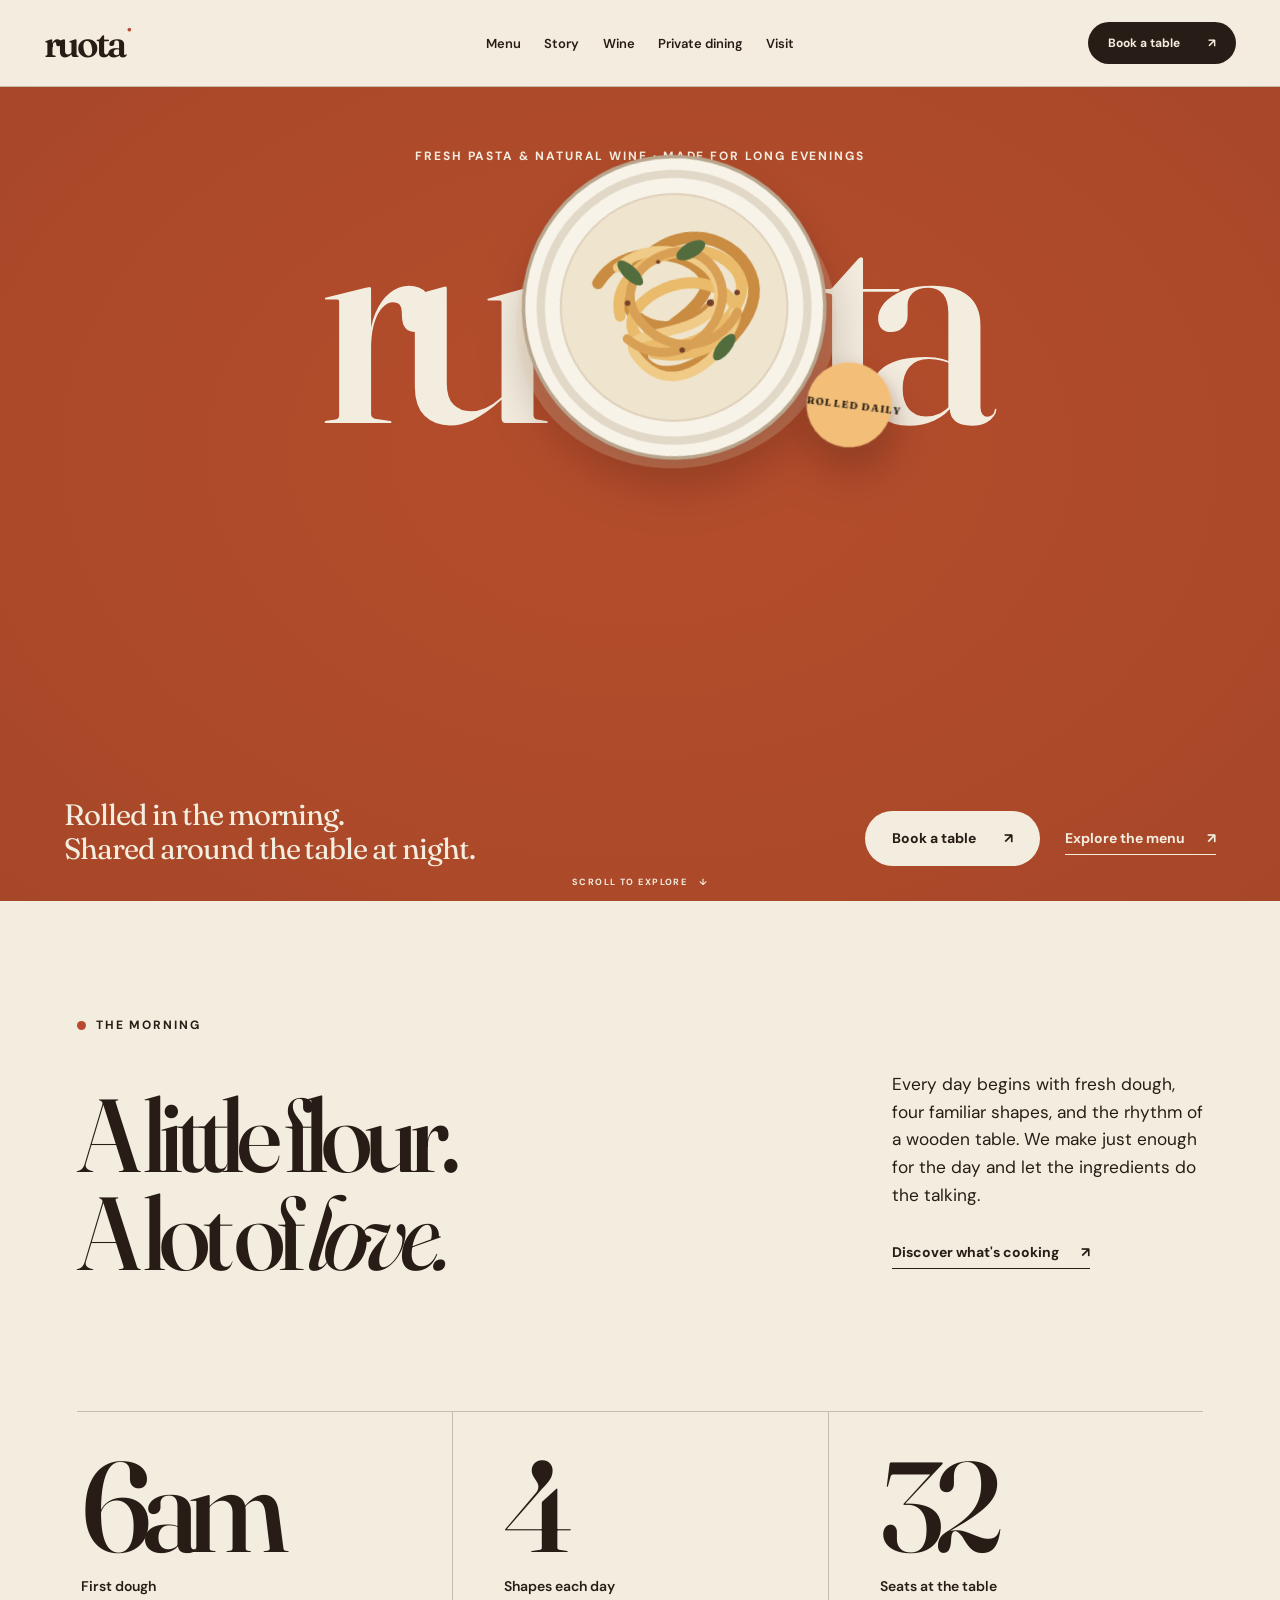
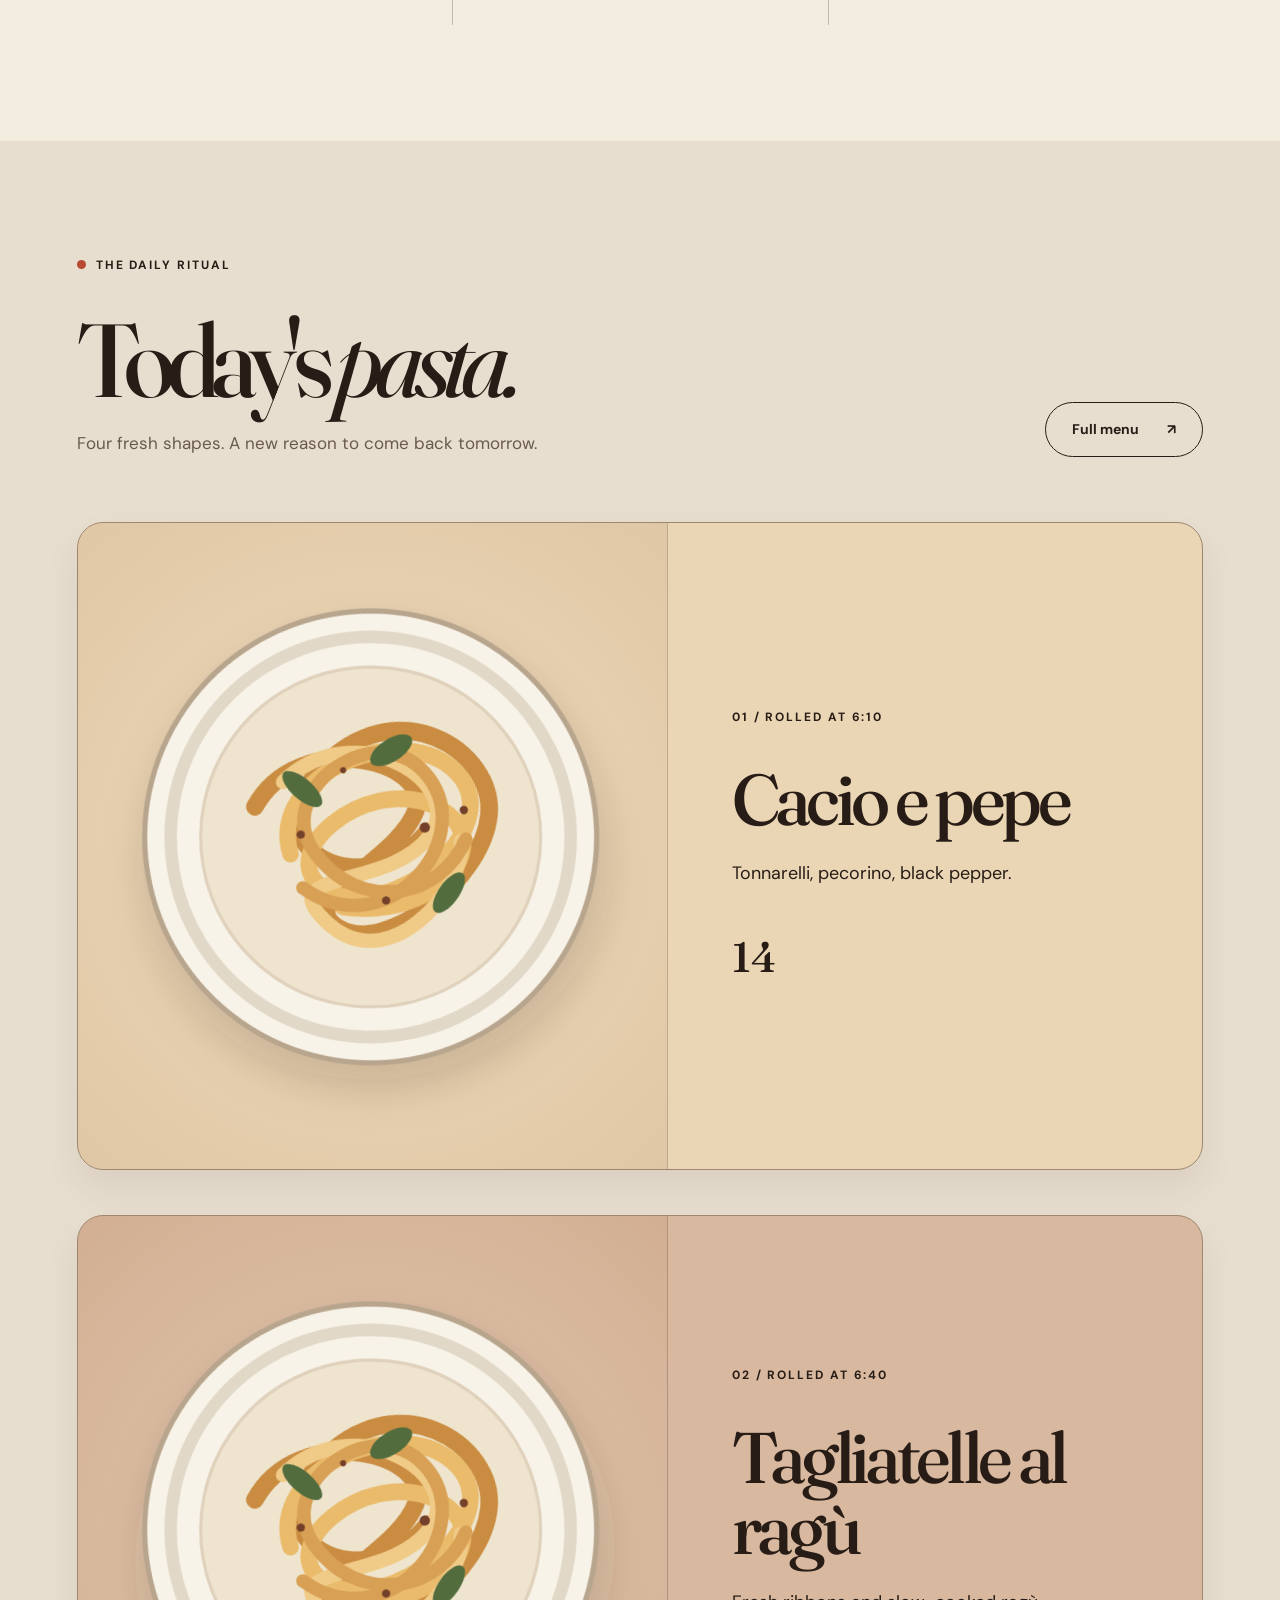
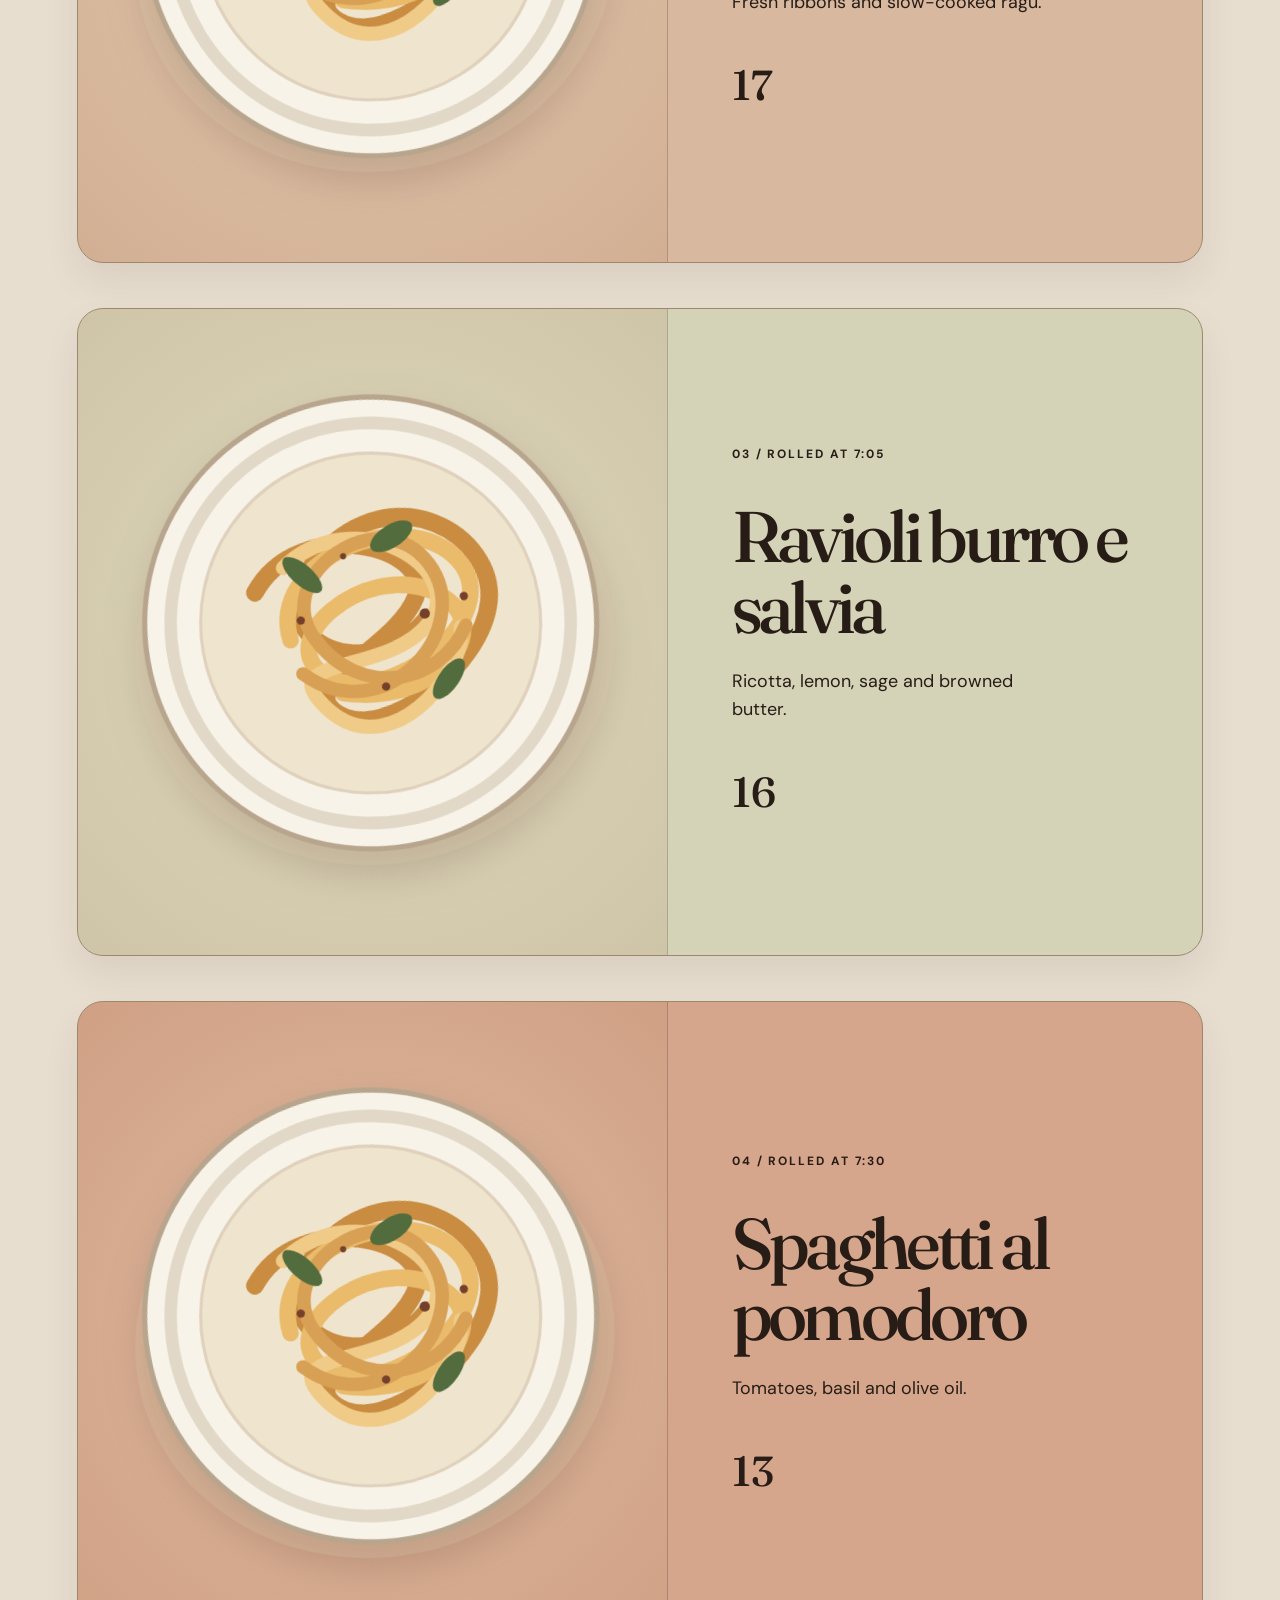
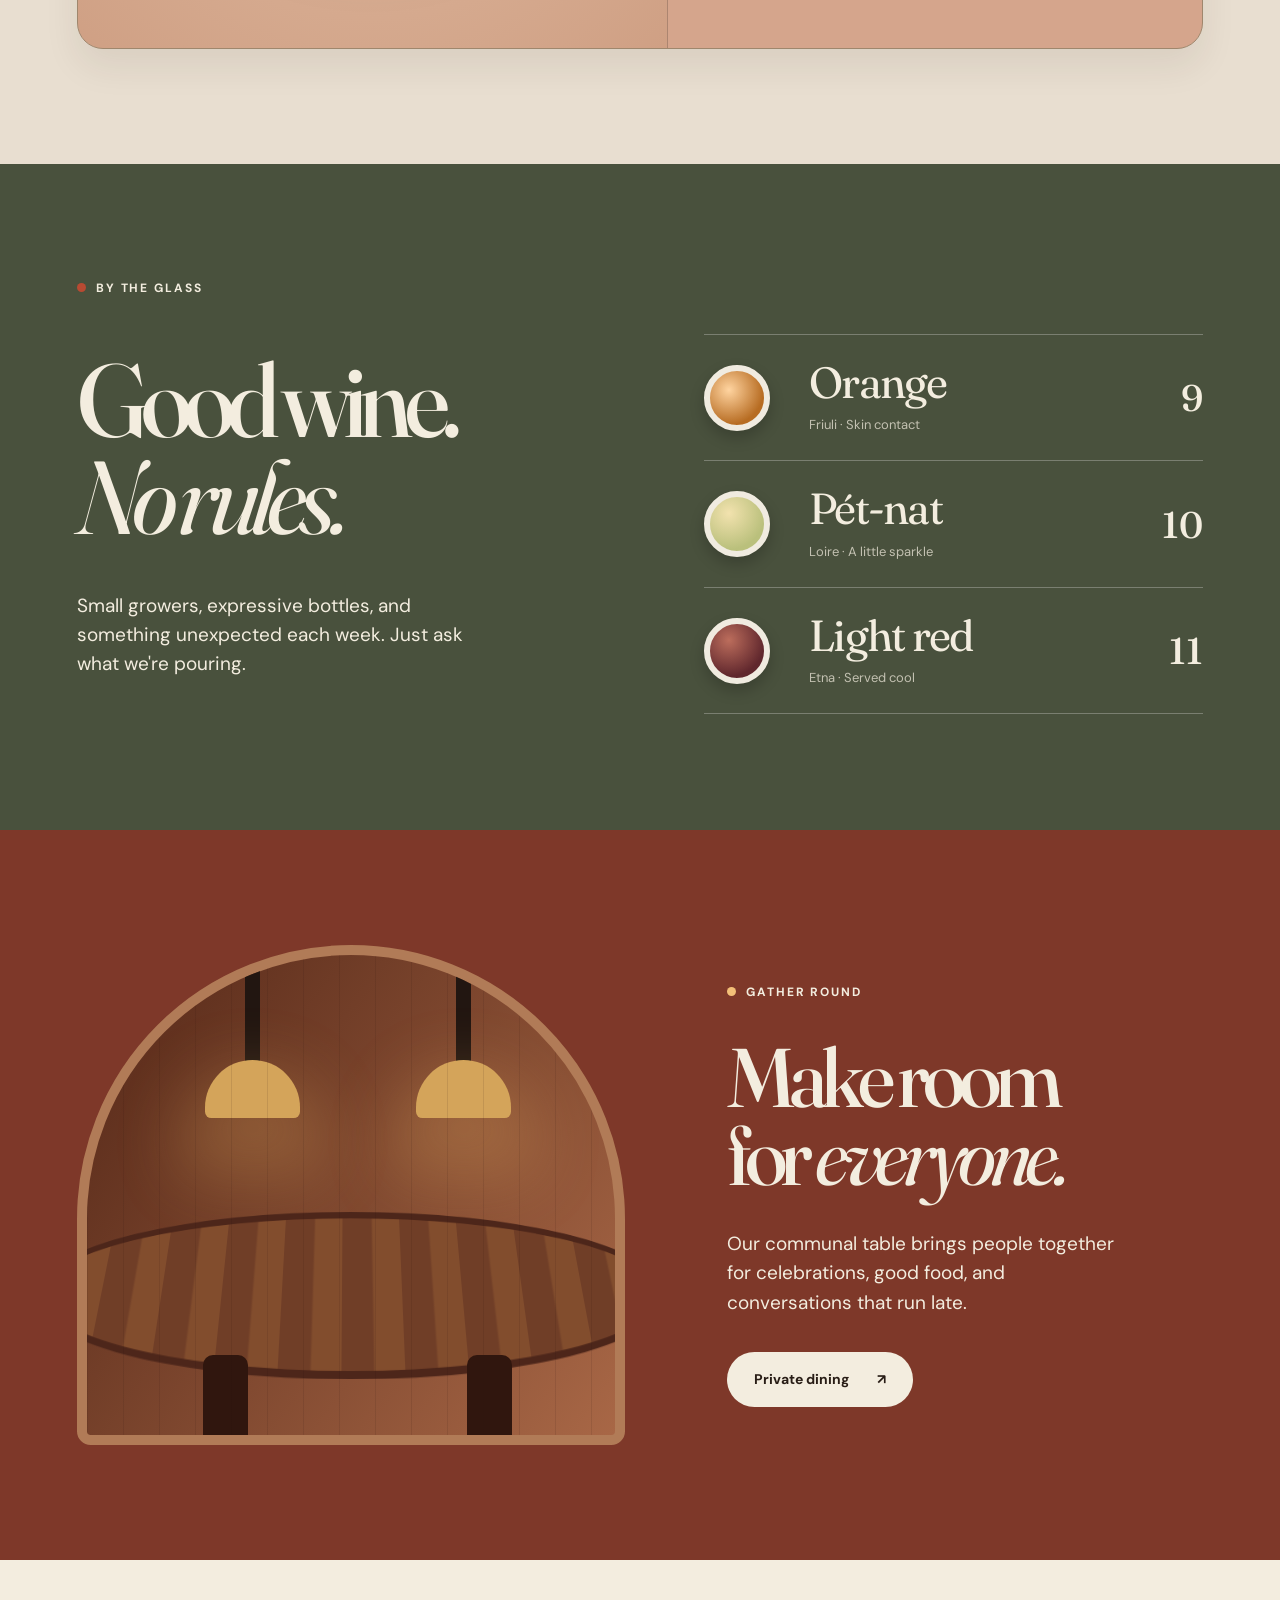
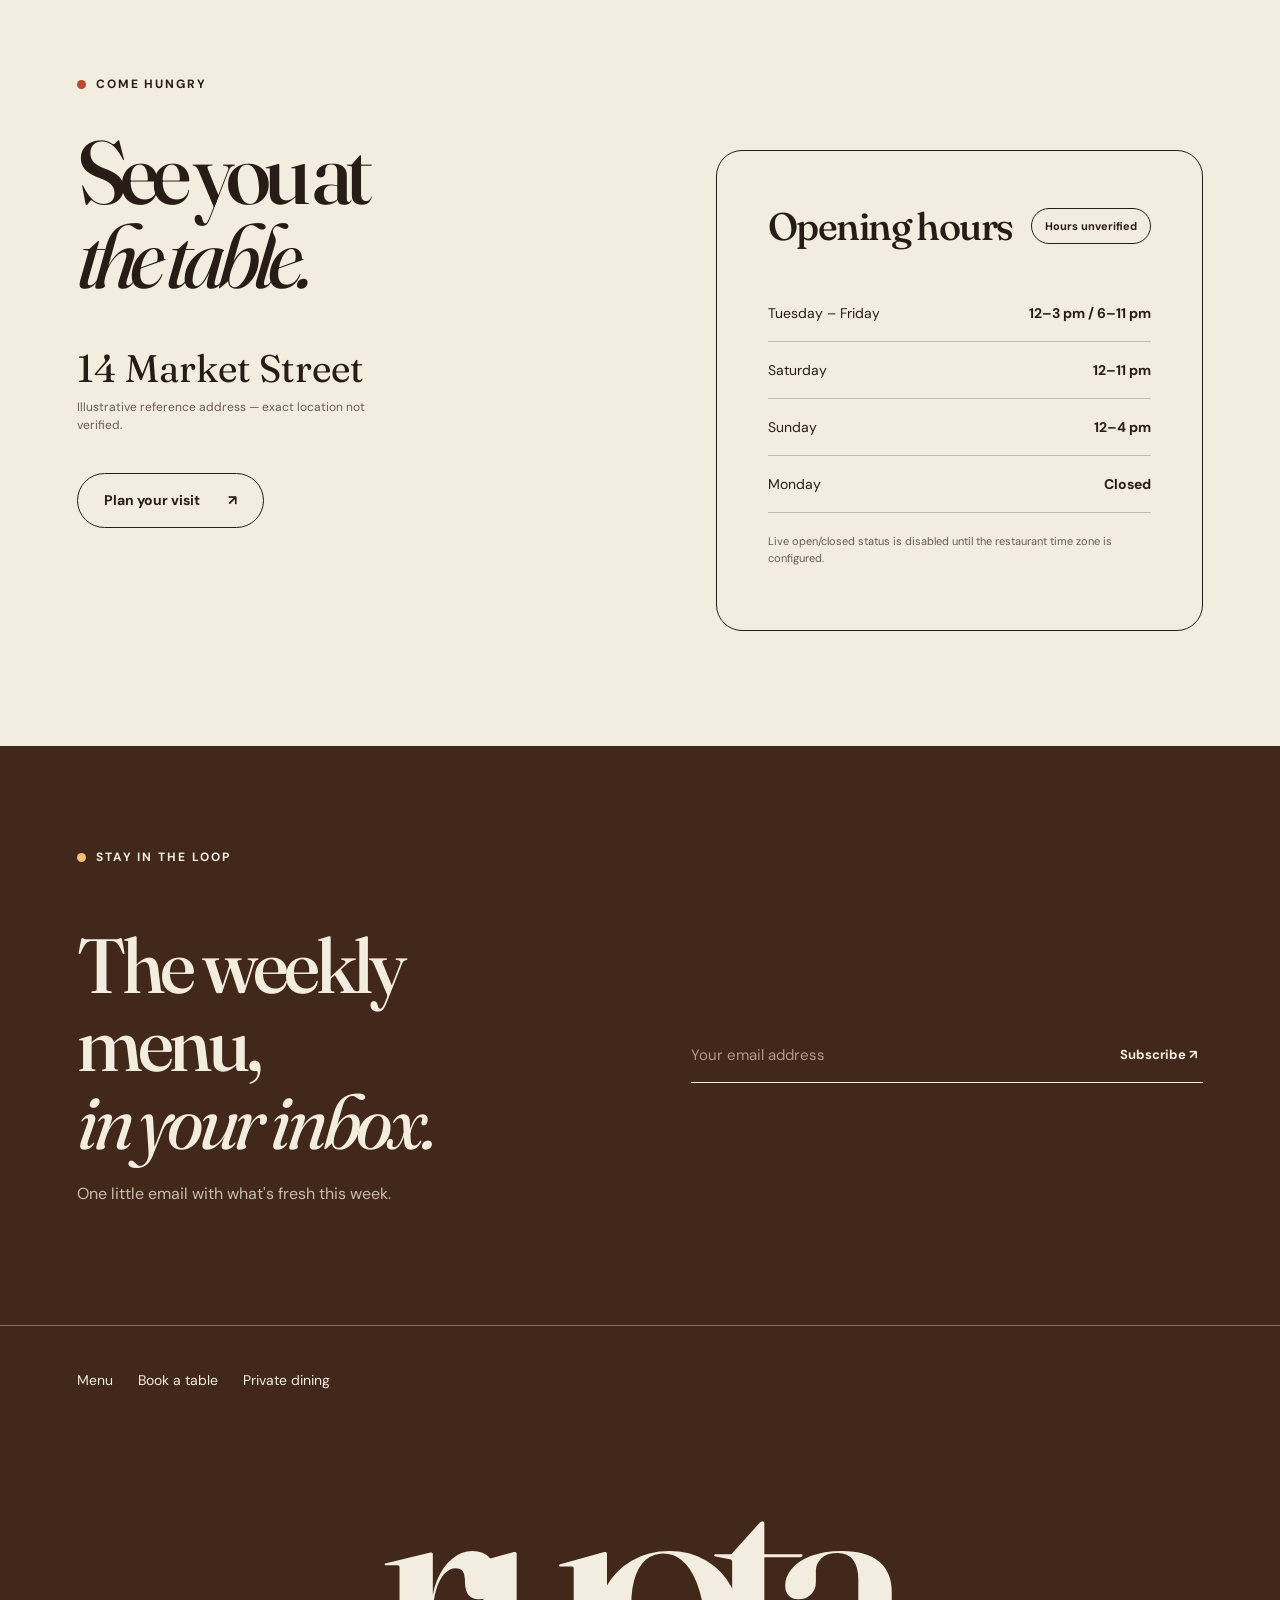
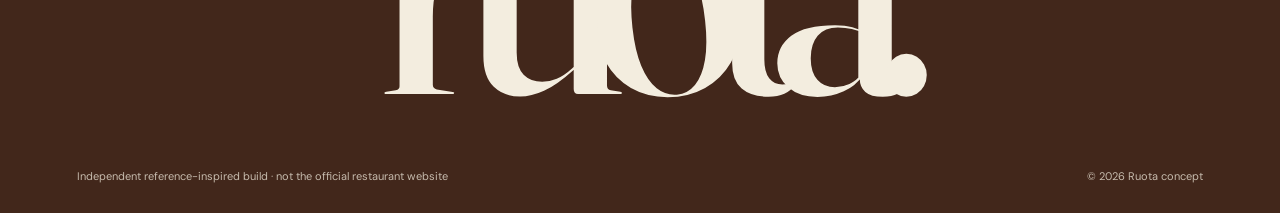
<file: index.html>
<!doctype html>
<html lang="en">
<head>
  <meta charset="UTF-8" />
  <meta name="viewport" content="width=device-width, initial-scale=1" />
  <meta name="theme-color" content="#f3eddf" />
  <meta name="description" content="Ruota — a neighborhood pasta and natural wine restaurant. Explore the menu, our kitchen story and table enquiries." />
  <meta property="og:type" content="website" />
  <meta property="og:title" content="Ruota — Pasta & natural wine" />
  <meta property="og:description" content="A neighborhood table for hand-rolled pasta and natural wine." />
  <link rel="preconnect" href="https://fonts.googleapis.com" />
  <link rel="preconnect" href="https://fonts.gstatic.com" crossorigin />
  <link href="https://fonts.googleapis.com/css2?family=DM+Sans:wght@400;500;600;700&family=Fraunces:wght@400;500;600&display=swap" rel="stylesheet" />
  <link rel="stylesheet" href="/styles.css" />
  <title>Ruota — Pasta & natural wine</title>
</head>
<body>
  <a class="skip-link" href="#main-content">Skip to content</a>
  <svg class="svg-library" aria-hidden="true" xmlns="http://www.w3.org/2000/svg">
    <symbol id="dish-icon" viewBox="0 0 500 500">
      <ellipse cx="250" cy="265" rx="232" ry="210" fill="#ddc8aa" opacity=".24"/>
      <circle cx="250" cy="242" r="218" fill="#f8f3e8" stroke="#b8a58d" stroke-width="5"/>
      <circle cx="250" cy="242" r="193" fill="none" stroke="#e1d8c7" stroke-width="12"/>
      <circle cx="250" cy="242" r="164" fill="#efe5cf" stroke="#dfd1bb" stroke-width="3"/>
      <g fill="none" stroke-linecap="round" stroke-linejoin="round">
        <path d="M145 194C200 125 324 180 297 225S165 288 204 323s145-21 162-82-68-136-152-72 20 140 91 77" stroke="#c98c41" stroke-width="17"/>
        <path d="M171 245c-10-80 131-112 172-49s-92 131-143 90 52-104 114-64-10 112-102 82" stroke="#e9bb6b" stroke-width="16"/>
        <path d="M176 175c80-54 177 33 129 77s-158 3-110 65 136-8 140-56" stroke="#f0cb88" stroke-width="14"/>
        <path d="M177 279c67 70 174-14 138-84s-153-14-121 52 112 66 146 13" stroke="#d8a054" stroke-width="13"/>
      </g>
      <g fill="#526c3e">
        <ellipse cx="193" cy="185" rx="10" ry="24" transform="rotate(-39 193 185)"/>
        <ellipse cx="315" cy="308" rx="10" ry="23" transform="rotate(45 315 308)"/>
        <ellipse cx="284" cy="163" rx="11" ry="23" transform="rotate(68 284 163)"/>
      </g>
      <g fill="#74402a"><circle cx="184" cy="228" r="4"/><circle cx="303" cy="242" r="5"/><circle cx="254" cy="305" r="4"/><circle cx="235" cy="174" r="3"/><circle cx="343" cy="232" r="4"/></g>
    </symbol>
  </svg>
  <header class="site-header" id="site-header">
    <div class="header-inner">
      <a class="brand" href="/" aria-label="Ruota home">ruota<span aria-hidden="true">●</span></a>
      <nav class="desktop-nav" aria-label="Main navigation">
        <a href="/menu">Menu</a><a href="/#story">Story</a><a href="/#wine">Wine</a><a href="/reservations#private">Private dining</a><a href="/#visit">Visit</a>
      </nav>
      <a class="pill-button pill-button--small header-book" href="/reservations">Book a table <span aria-hidden="true">↗</span></a>
      <button type="button" class="mobile-menu-toggle" id="menu-toggle" aria-label="Open navigation" aria-expanded="false" aria-controls="mobile-nav"><span></span><span></span></button>
    </div>
    <nav class="mobile-nav" id="mobile-nav" aria-label="Mobile navigation" hidden>
      <a href="/menu">Menu</a><a href="/#story">Story</a><a href="/#wine">Wine</a><a href="/reservations#private">Private dining</a><a href="/#visit">Visit</a><a href="/reservations">Book a table ↗</a>
    </nav>
  </header>

  <main id="main-content">
    <section id="home-page" data-page="/" class="page">
      <section class="hero" aria-labelledby="hero-title">
        <div class="hero-brow eyebrow">Fresh pasta &amp; natural wine · Made for long evenings</div>
        <div class="hero-wordmark" aria-label="ruota">
          <span>ru</span>
          <div class="hero-plate-wrap">
            <svg class="hero-plate" viewBox="0 0 500 500" role="img" aria-label="Original illustrated plate of handmade pasta"><use href="#dish-icon"/></svg>
            <span class="plate-orbit orbit-one" aria-hidden="true">rolled daily</span>
          </div>
          <span>ta</span>
        </div>
        <div class="hero-bottom">
          <p>Rolled in the morning.<br/>Shared around the table at night.</p>
          <div class="hero-actions"><a class="pill-button" href="/reservations">Book a table <span aria-hidden="true">↗</span></a><a class="text-link" href="/menu">Explore the menu <span aria-hidden="true">↗</span></a></div>
        </div>
        <div class="hero-scroll-note eyebrow">Scroll to explore <span aria-hidden="true">↓</span></div>
      </section>

      <section class="story-section section-pad" id="story" aria-labelledby="story-title">
        <div class="section-label"><span class="dot"></span> The morning</div>
        <div class="story-grid">
          <h1 class="display-heading reveal" id="story-title">A little flour.<br/>A lot of <em>love.</em></h1>
          <div class="story-copy reveal"><p>Every day begins with fresh dough, four familiar shapes, and the rhythm of a wooden table. We make just enough for the day and let the ingredients do the talking.</p><a href="/menu" class="text-link">Discover what's cooking <span aria-hidden="true">↗</span></a></div>
        </div>
        <div class="stats-grid" aria-label="A morning at Ruota">
          <div class="stat"><strong class="stat-number" data-counter="6" data-suffix="am">6am</strong><span>First dough</span></div>
          <div class="stat"><strong class="stat-number" data-counter="4">4</strong><span>Shapes each day</span></div>
          <div class="stat"><strong class="stat-number" data-counter="32">32</strong><span>Seats at the table</span></div>
        </div>
      </section>

      <section class="pasta-section section-pad" id="pasta" aria-labelledby="pasta-title">
        <div class="section-label"><span class="dot"></span> The daily ritual</div>
        <div class="section-heading-row">
          <div><h2 class="display-heading reveal" id="pasta-title">Today's <em>pasta.</em></h2><p>Four fresh shapes. A new reason to come back tomorrow.</p></div>
          <a class="pill-button pill-button--outline" href="/menu">Full menu <span aria-hidden="true">↗</span></a>
        </div>
        <div class="dish-stack">
          <article class="feature-dish dish-pepper">
            <div class="feature-dish-visual"><svg viewBox="0 0 500 500" role="img" aria-label="Illustration of fresh tonnarelli pasta"><use href="#dish-icon"/></svg></div>
            <div class="feature-dish-copy"><div class="eyebrow">01 / Rolled at 6:10</div><h3>Cacio e pepe</h3><p>Tonnarelli, pecorino, black pepper.</p><span class="price">14</span></div>
          </article>
          <article class="feature-dish dish-ragu">
            <div class="feature-dish-visual"><svg viewBox="0 0 500 500" role="img" aria-label="Illustration of a plate of pasta"><use href="#dish-icon"/></svg></div>
            <div class="feature-dish-copy"><div class="eyebrow">02 / Rolled at 6:40</div><h3>Tagliatelle al ragù</h3><p>Fresh ribbons and slow-cooked ragù.</p><span class="price">17</span></div>
          </article>
          <article class="feature-dish dish-ravioli">
            <div class="feature-dish-visual"><svg viewBox="0 0 500 500" role="img" aria-label="Illustration of a pasta dish"><use href="#dish-icon"/></svg></div>
            <div class="feature-dish-copy"><div class="eyebrow">03 / Rolled at 7:05</div><h3>Ravioli burro e salvia</h3><p>Ricotta, lemon, sage and browned butter.</p><span class="price">16</span></div>
          </article>
          <article class="feature-dish dish-pomodoro">
            <div class="feature-dish-visual"><svg viewBox="0 0 500 500" role="img" aria-label="Illustration of spaghetti"><use href="#dish-icon"/></svg></div>
            <div class="feature-dish-copy"><div class="eyebrow">04 / Rolled at 7:30</div><h3>Spaghetti al pomodoro</h3><p>Tomatoes, basil and olive oil.</p><span class="price">13</span></div>
          </article>
        </div>
      </section>

      <section class="wine-section section-pad" id="wine" aria-labelledby="wine-title">
        <div class="section-label"><span class="dot"></span> By the glass</div>
        <div class="wine-grid">
          <div class="wine-description"><h2 class="display-heading reveal" id="wine-title">Good wine.<br/><em>No rules.</em></h2><p>Small growers, expressive bottles, and something unexpected each week. Just ask what we're pouring.</p></div>
          <div class="wine-list">
            <div class="wine-row"><span class="wine-orb orb-orange"></span><div><h3>Orange</h3><small>Friuli · Skin contact</small></div><span>9</span></div>
            <div class="wine-row"><span class="wine-orb orb-petnat"></span><div><h3>Pét-nat</h3><small>Loire · A little sparkle</small></div><span>10</span></div>
            <div class="wine-row"><span class="wine-orb orb-red"></span><div><h3>Light red</h3><small>Etna · Served cool</small></div><span>11</span></div>
          </div>
        </div>
      </section>

      <section class="long-table-section section-pad" aria-labelledby="longtable-title">
        <div class="long-table-art" role="img" aria-label="Stylized illustration of the long communal table"><span class="lamp lamp-one"></span><span class="lamp lamp-two"></span><span class="table-top"></span><span class="chair chair-one"></span><span class="chair chair-two"></span></div>
        <div class="long-table-copy"><div class="section-label section-label--light"><span class="dot"></span> Gather round</div><h2 class="display-heading" id="longtable-title">Make room<br/>for <em>everyone.</em></h2><p>Our communal table brings people together for celebrations, good food, and conversations that run late.</p><a class="pill-button pill-button--light" href="/reservations#private">Private dining <span aria-hidden="true">↗</span></a></div>
      </section>

      <section class="visit-section section-pad" id="visit" aria-labelledby="visit-title">
        <div class="section-label"><span class="dot"></span> Come hungry</div>
        <div class="visit-grid">
          <div><h2 class="display-heading" id="visit-title">See you at<br/><em>the table.</em></h2><p class="address">14 Market Street</p><p class="location-caveat">Illustrative reference address — exact location not verified.</p><a href="/reservations" class="pill-button pill-button--outline">Plan your visit <span aria-hidden="true">↗</span></a></div>
          <div class="hours-card"><div class="hours-card-top"><h3>Opening hours</h3><span id="opening-status" class="status-pill">Checking hours</span></div>
            <dl><div><dt>Tuesday – Friday</dt><dd>12–3 pm / 6–11 pm</dd></div><div><dt>Saturday</dt><dd>12–11 pm</dd></div><div><dt>Sunday</dt><dd>12–4 pm</dd></div><div><dt>Monday</dt><dd>Closed</dd></div></dl>
            <p class="hours-note" id="opening-note">Hours shown are reference sample hours. Set the restaurant time zone before publishing.</p>
          </div>
        </div>
      </section>
    </section>

    <section id="menu-page" data-page="/menu" class="page" hidden>
      <section class="interior-hero section-pad">
        <span class="section-label"><span class="dot"></span> The menu</span>
        <h1 class="display-heading">Something for<br/><em>every appetite.</em></h1>
        <p>Small plates, a handful of daily pasta shapes, something sweet and wine worth sharing.</p>
        <p class="small-note">Allergies or dietary requirements? Please tell us before ordering.</p>
        <nav class="menu-tabs" aria-label="Menu categories"><a href="#antipasti">Antipasti ↘</a><a href="#pasta-menu">Pasta ↘</a><a href="#dolci">Dolci ↘</a><a href="#wine-menu">Wine ↘</a></nav>
      </section>
      <div class="full-menu-wrap section-pad">
        <section class="menu-category" id="antipasti"><div class="menu-category-title"><span>01 / To start</span><h2>Antipasti</h2></div><div class="menu-grid">
          <article class="menu-item"><div class="menu-item-art art-peach" aria-hidden="true"><span></span></div><div><h3>Burrata, peach &amp; fig <b>12</b></h3><p>Fresh fruit, creamy burrata and basil.</p></div></article>
          <article class="menu-item"><div class="menu-item-art art-bread" aria-hidden="true"><span></span></div><div><h3>Warm focaccia <b>6</b></h3><p>Flaky sea salt and fragrant olive oil.</p></div></article>
          <article class="menu-item"><div class="menu-item-art art-arancini" aria-hidden="true"><span></span></div><div><h3>Arancini <b>9</b></h3><p>Saffron rice, mozzarella and lemon.</p></div></article>
        </div></section>
        <section class="menu-category" id="pasta-menu"><div class="menu-category-title"><span>02 / Made each morning</span><h2>Pasta</h2></div><div class="menu-grid">
          <article class="menu-item"><div class="menu-item-art art-pasta" aria-hidden="true"><svg viewBox="0 0 500 500"><use href="#dish-icon"/></svg></div><div><h3>Cacio e pepe <b>14</b></h3><p>Tonnarelli, pecorino and black pepper.</p></div></article>
          <article class="menu-item"><div class="menu-item-art art-pasta art-ragu" aria-hidden="true"><svg viewBox="0 0 500 500"><use href="#dish-icon"/></svg></div><div><h3>Tagliatelle al ragù <b>17</b></h3><p>Slow-cooked beef and pork sauce.</p></div></article>
          <article class="menu-item"><div class="menu-item-art art-pasta art-ravioli" aria-hidden="true"><svg viewBox="0 0 500 500"><use href="#dish-icon"/></svg></div><div><h3>Ravioli burro e salvia <b>16</b></h3><p>Lemon ricotta, brown butter and sage.</p></div></article>
          <article class="menu-item"><div class="menu-item-art art-pasta art-tomato" aria-hidden="true"><svg viewBox="0 0 500 500"><use href="#dish-icon"/></svg></div><div><h3>Spaghetti al pomodoro <b>13</b></h3><p>Tomatoes, basil and olive oil.</p></div></article>
          <article class="menu-item"><div class="menu-item-art art-pasta" aria-hidden="true"><svg viewBox="0 0 500 500"><use href="#dish-icon"/></svg></div><div><h3>Trofie al pesto <b>15</b></h3><p>Basil, green beans and pine nuts.</p></div></article>
          <article class="menu-item"><div class="menu-item-art art-pasta art-tomato" aria-hidden="true"><svg viewBox="0 0 500 500"><use href="#dish-icon"/></svg></div><div><h3>Penne all'arrabbiata <b>12</b></h3><p>Tomato, garlic, chili and parsley.</p></div></article>
        </div></section>
        <section class="menu-category" id="dolci"><div class="menu-category-title"><span>03 / Something sweet</span><h2>Dolci</h2></div><div class="menu-grid">
          <article class="menu-item"><div class="menu-item-art art-sweet" aria-hidden="true"><span></span></div><div><h3>Panna cotta <b>8</b></h3><p>Vanilla cream and a seasonal garnish.</p></div></article>
          <article class="menu-item"><div class="menu-item-art art-honey" aria-hidden="true"><span></span></div><div><h3>Ricotta, honey, walnuts <b>8</b></h3><p>Soft ricotta with toasted nuts.</p></div></article>
          <article class="menu-item"><div class="menu-item-art art-coffee" aria-hidden="true"><span></span></div><div><h3>Affogato <b>6</b></h3><p>Vanilla gelato and hot espresso.</p></div></article>
        </div></section>
        <section class="menu-category menu-category--wine" id="wine-menu"><div class="menu-category-title"><span>04 / By the glass</span><h2>Wine</h2></div><div class="menu-wine-list">
          <div><h3>Orange <small>Friuli · Skin-contact white</small></h3><b>9</b></div><div><h3>Pét-nat <small>Loire · Lightly sparkling</small></h3><b>10</b></div><div><h3>Light red <small>Etna · Served cool</small></h3><b>11</b></div>
        </div></section>
      </div>
      <section class="menu-cta section-pad"><h2>There's always<br/><em>room for one more.</em></h2><p>Ready to sit down?</p><a class="pill-button" href="/reservations">Book a table ↗</a></section>
    </section>

    <section id="reservations-page" data-page="/reservations" class="page" hidden>
      <section class="interior-hero reservation-hero section-pad"><span class="section-label"><span class="dot"></span> Reservations</span><h1 class="display-heading">Pull up<br/><em>a chair.</em></h1><p>Bookings are requested up to 30 days in advance, for one to eight people. Walk-ins are also welcome.</p></section>
      <section class="booking-section section-pad">
        <div class="booking-aside"><h2>Your table</h2><p>Lunch: Tuesday–Sunday<br/>Dinner: Tuesday–Saturday</p><p class="small-note">Booking requests require an email delivery integration. No table is confirmed without a response from the restaurant.</p></div>
        <form class="form-card" id="booking-form" data-form="booking" novalidate>
          <h2>Request a table</h2><div class="form-grid">
            <label>Date<input name="date" id="booking-date" type="date" required /></label>
            <label>Time<select name="time" required><option value="">Choose a time</option><option>12:00</option><option>12:30</option><option>13:00</option><option>13:30</option><option>14:00</option><option>14:30</option><option>18:00</option><option>18:30</option><option>19:00</option><option>19:30</option><option>20:00</option><option>20:30</option><option>21:00</option></select></label>
            <label>Guests<select name="guests" required><option value="">Choose guests</option><option>1</option><option>2</option><option>3</option><option>4</option><option>5</option><option>6</option><option>7</option><option>8</option></select></label>
            <label>Phone<input name="phone" type="tel" autocomplete="tel" placeholder="Phone number" required /></label>
            <label>Name<input name="name" autocomplete="name" placeholder="Your name" required /></label>
            <label>Email<input name="email" type="email" autocomplete="email" placeholder="you@example.com" required /></label>
            <label class="form-full">Notes<textarea name="notes" rows="3" placeholder="Accessibility needs, allergies or a special occasion"></textarea></label>
          </div>
          <button type="submit" class="pill-button">Request a table ↗</button>
          <p class="form-status" role="status" aria-live="polite"></p>
        </form>
      </section>
      <section class="private-section section-pad" id="private">
        <div class="private-art" aria-label="Abstract illustration of a communal dining table" role="img"><span class="private-table"></span><i></i><i></i><i></i><i></i></div>
        <div class="private-content"><span class="section-label"><span class="dot"></span> Private dining</span><h2 class="display-heading">The long<br/><em>table.</em></h2><p>Bring your favorite people together. Our shared table welcomes groups up to eighteen.</p>
          <form id="private-form" data-form="private" class="private-form" novalidate>
            <label>Name<input name="name" autocomplete="name" required placeholder="Your name" /></label>
            <label>Email<input name="email" type="email" autocomplete="email" required placeholder="you@example.com" /></label>
            <label>Preferred date<input name="date" type="date" required /></label>
            <label>Guests<select name="guests" required><option value="">Choose guests</option><option>9</option><option>10</option><option>11</option><option>12</option><option>13</option><option>14</option><option>15</option><option>16</option><option>17</option><option>18</option></select></label>
            <label class="form-full">Your plans<textarea name="message" rows="3" required placeholder="Tell us about your dinner"></textarea></label>
            <button class="pill-button pill-button--light" type="submit">Send enquiry ↗</button><p class="form-status" role="status" aria-live="polite"></p>
          </form>
        </div>
      </section>
    </section>
  </main>

  <footer class="site-footer" id="footer">
    <div class="footer-newsletter"><span class="section-label section-label--light"><span class="dot"></span> Stay in the loop</span><div><h2>The weekly menu,<br/><em>in your inbox.</em></h2><p>One little email with what's fresh this week.</p></div>
      <form data-form="newsletter" id="newsletter-form" novalidate><label class="sr-only" for="newsletter-email">Email address</label><div class="email-entry"><input id="newsletter-email" name="email" type="email" autocomplete="email" placeholder="Your email address" required /><button type="submit" aria-label="Subscribe to weekly menu">Subscribe ↗</button></div><p class="form-status" role="status" aria-live="polite"></p></form>
    </div>
    <div class="footer-bottom"><div class="footer-links"><a href="/menu">Menu</a><a href="/reservations">Book a table</a><a href="/reservations#private">Private dining</a></div><a href="/" class="footer-logo">ruota.</a><div class="footer-meta"><span>Independent reference-inspired build · not the official restaurant website</span><span>© <span id="current-year">2026</span> Ruota concept</span></div></div>
  </footer>
  <script src="/app.js" defer></script>
</body>
</html>
</file>
<file: styles.css>
:root{--cream:#f3eddf;--paper:#e9e0cf;--ink:#281d16;--muted:#695a50;--clay:#b84a32;--orange:#c75b35;--gold:#f3bf78;--chocolate:#42271b;--green:#49513d;--line:rgba(45,31,23,.24);--radius:26px;--serif:"Fraunces",Georgia,serif;--sans:"DM Sans",Arial,sans-serif;color-scheme:light}
*{box-sizing:border-box}html{scroll-behavior:smooth;scroll-padding-top:92px}body{margin:0;background:var(--cream);color:var(--ink);font-family:var(--sans);-webkit-font-smoothing:antialiased}button,input,select,textarea{font:inherit}button,a{-webkit-tap-highlight-color:transparent}a{color:inherit;text-decoration:none}a:hover{text-decoration:none}button{cursor:pointer}img,svg{max-width:100%}h1,h2,h3,p{margin-top:0}p{line-height:1.55}::selection{background:#d96643;color:#fff}:focus-visible{outline:3px solid #215a77;outline-offset:4px}.svg-library{position:absolute;width:0;height:0;overflow:hidden}.skip-link{position:fixed;z-index:200;top:-100px;left:15px;padding:12px;background:#fff}.skip-link:focus{top:12px}.sr-only{position:absolute;width:1px;height:1px;padding:0;margin:-1px;overflow:hidden;clip:rect(0,0,0,0);white-space:nowrap;border:0}.page[hidden],.mobile-nav[hidden]{display:none!important}.page{animation:page-enter .42s cubic-bezier(.2,.75,.35,1) both}@keyframes page-enter{from{opacity:.65;transform:translateY(8px)}to{opacity:1;transform:none}}
.site-header{position:sticky;top:0;z-index:50;background:rgba(243,237,223,.95);backdrop-filter:blur(14px);border-bottom:1px solid var(--line)}.header-inner{min-height:86px;padding:0 clamp(20px,3.4vw,64px);display:grid;grid-template-columns:1fr auto 1fr;align-items:center;gap:25px;max-width:2560px;margin:auto}.brand{font-family:var(--serif);font-size:37px;font-weight:600;letter-spacing:-.085em;line-height:1}.brand span{color:var(--clay);font-size:.23em;vertical-align:top;margin-left:3px}.desktop-nav{display:flex;align-items:center;gap:clamp(12px,1.8vw,32px)}.desktop-nav a{font-size:13px;white-space:nowrap;font-weight:600;transition:color .2s}.desktop-nav a:hover,.desktop-nav a[aria-current="page"]{color:var(--clay)}.header-book{justify-self:end}.pill-button{display:inline-flex;gap:28px;align-items:center;justify-content:center;border:1px solid transparent;border-radius:100px;background:var(--ink);color:var(--cream);font-size:14px;line-height:1.2;font-weight:700;padding:18px 26px;min-height:53px;white-space:nowrap;transition:background .25s,color .25s,transform .25s,border-color .25s}.pill-button:hover{transform:translateY(-3px);background:var(--clay)}.pill-button--small{padding:12px 19px;min-height:42px;font-size:12px}.pill-button--outline{background:transparent;border-color:var(--ink);color:var(--ink)}.pill-button--outline:hover{color:#fff;border-color:var(--clay)}.pill-button--light{background:var(--cream);color:var(--ink)}.pill-button--light:hover{color:var(--cream)}.text-link{font-size:14px;font-weight:700;border-bottom:1px solid currentColor;display:inline-flex;gap:22px;padding:7px 0;transition:gap .2s}.text-link:hover{gap:30px}.mobile-menu-toggle,.mobile-nav{display:none}.section-pad{padding:clamp(74px,9vw,156px) clamp(24px,6vw,120px)}.eyebrow,.section-label{font-size:12px;line-height:1.5;letter-spacing:.16em;text-transform:uppercase;font-weight:700}.section-label{display:flex;align-items:center;gap:10px;margin-bottom:37px}.dot{display:inline-block;width:9px;height:9px;background:var(--clay);border-radius:50%;flex:none}.section-label--light .dot{background:var(--gold)}.display-heading{font-family:var(--serif);font-size:clamp(60px,8.1vw,164px);line-height:.94;letter-spacing:-.075em;font-weight:500;margin:0}.display-heading em,h2 em{font-weight:400}.small-note,.location-caveat{font-size:12px;color:var(--muted)}.reveal{opacity:1;transition:transform .7s cubic-bezier(.2,.6,.2,1),opacity .7s}.js-motion .reveal:not(.in-view){opacity:0;transform:translateY(25px)}
.hero{background:#b24c2b;color:var(--cream);min-height:calc(100svh - 86px);display:flex;flex-direction:column;justify-content:center;position:relative;padding:60px clamp(25px,5vw,100px) 35px;isolation:isolate;overflow:hidden}.hero::before{content:"";position:absolute;inset:0;pointer-events:none;background:radial-gradient(ellipse at 50% 45%,transparent 24%,rgba(85,37,22,.12) 100%);z-index:-1}.hero-brow{text-align:center}.hero-wordmark{display:flex;align-items:center;justify-content:center;margin:-2vw auto -2vw;white-space:nowrap;width:100%;font-family:var(--serif);font-size:clamp(115px,24vw,490px);letter-spacing:-.125em;line-height:1.13;font-weight:500;user-select:none}.hero-wordmark>span{display:block}.hero-wordmark>span:last-child{margin-left:-.08em}.hero-plate-wrap{width:clamp(135px,27vw,500px);aspect-ratio:1;position:relative;z-index:1;flex:none;margin:0 -.035em;filter:drop-shadow(0 25px 22px rgba(60,21,12,.26));transform:rotate(-7deg)}.hero-plate{width:100%;height:100%;display:block;animation:plate-turn 48s linear infinite;will-change:transform}.plate-orbit{position:absolute;bottom:5%;right:-9%;display:grid;place-items:center;width:85px;height:85px;border-radius:50%;font-size:10px;font-weight:700;text-transform:uppercase;letter-spacing:.12em;transform:rotate(14deg);color:var(--ink);background:var(--gold);box-shadow:0 7px 18px #8b432a55}.hero-bottom{display:flex;align-items:end;justify-content:space-between;gap:25px;margin-top:auto;max-width:1600px;width:100%;margin-inline:auto}.hero-bottom p{font-family:var(--serif);font-size:clamp(20px,2.3vw,34px);line-height:1.16;letter-spacing:-.035em;margin:0}.hero-actions{display:flex;align-items:center;gap:25px}.hero-actions .pill-button{background:var(--cream);color:var(--ink)}.hero-actions .pill-button:hover{background:var(--ink);color:var(--cream)}.hero-scroll-note{text-align:center;position:absolute;bottom:12px;left:50%;transform:translateX(-50%);opacity:1;font-size:9px}.hero-scroll-note span{margin-left:8px}@keyframes plate-turn{to{transform:rotate(360deg)}}
.story-section{background:var(--cream)}.story-grid{display:grid;grid-template-columns:minmax(0,1.4fr) minmax(250px,.6fr);align-items:end;gap:7vw}.story-copy{max-width:430px;padding-bottom:12px}.story-copy p{font-size:clamp(17px,1.35vw,23px);line-height:1.6;margin-bottom:27px}.stats-grid{display:grid;grid-template-columns:repeat(3,1fr);border-top:1px solid var(--line);margin-top:130px}.stat{padding:30px 4px;display:flex;flex-direction:column;gap:7px}.stat:not(:first-child){border-left:1px solid var(--line);padding-left:clamp(20px,4vw,60px)}.stat strong{font:500 clamp(75px,10vw,175px)/1 var(--serif);letter-spacing:-.08em}.stat span{font-size:14px;font-weight:600}
.pasta-section{background:#e8ded0}.section-heading-row{display:flex;align-items:end;justify-content:space-between;gap:40px;margin-bottom:65px}.section-heading-row p{font-size:17px;margin:22px 0 0;color:var(--muted)}.dish-stack{position:relative}.feature-dish{position:sticky;top:106px;min-height:min(72vh,740px);border:1px solid #9f876d;border-radius:var(--radius);margin-bottom:45px;display:grid;grid-template-columns:1.1fr 1fr;overflow:hidden;box-shadow:0 18px 35px rgba(54,35,23,.08);isolation:isolate}.feature-dish:nth-child(1){background:#ead6b5}.feature-dish:nth-child(2){background:#d8b89f;top:125px}.feature-dish:nth-child(3){background:#d4d3b8;top:145px}.feature-dish:nth-child(4){background:#d5a58c;top:165px;margin-bottom:0}.feature-dish-visual{display:grid;place-items:center;overflow:hidden;position:relative;background:radial-gradient(circle,#f8eacf55,#ba8c6636)}.feature-dish-visual svg{width:min(88%,600px);max-height:650px;transform:rotate(-10deg);filter:drop-shadow(0 20px 20px rgba(64,33,19,.2));transition:transform .55s}.feature-dish:hover .feature-dish-visual svg{transform:rotate(7deg) scale(1.035)}.feature-dish-copy{border-left:1px solid var(--line);display:flex;flex-direction:column;padding:clamp(30px,5vw,75px);justify-content:center;position:relative}.feature-dish h3{font:500 clamp(48px,5.6vw,100px)/.99 var(--serif);letter-spacing:-.065em;margin:38px 0 25px}.feature-dish p{font-size:clamp(16px,1.4vw,21px);max-width:330px}.feature-dish .price{font:500 42px var(--serif);margin-top:25px}
.wine-section{background:var(--green);color:var(--cream)}.wine-grid{display:grid;grid-template-columns:1fr 1fr;gap:clamp(50px,10vw,200px);align-items:center}.wine-description p{max-width:390px;font-size:19px;margin-top:45px}.wine-row{display:grid;grid-template-columns:80px 1fr auto;gap:25px;align-items:center;border-bottom:1px solid #ffffff44;padding:26px 0}.wine-row:first-child{border-top:1px solid #ffffff44}.wine-row h3{font:400 clamp(33px,3.4vw,58px)/1 var(--serif);letter-spacing:-.04em;margin:0 0 9px}.wine-row small{font-size:13px;opacity:.72}.wine-row>span:last-child{font:500 37px var(--serif)}.wine-orb{width:66px;height:66px;border-radius:50%;border:6px solid #f0ebe0;background:radial-gradient(circle at 35% 35%,#ffd4a0,#b76c22 70%);box-shadow:0 7px 15px #0003}.orb-petnat{background:radial-gradient(circle at 35% 30%,#f2e2ae,#bac07c 70%)}.orb-red{background:radial-gradient(circle at 35% 30%,#bc6d5c,#60272d 70%)}
.long-table-section{background:#7e3829;color:var(--cream);display:grid;grid-template-columns:1.15fr 1fr;gap:8vw;align-items:center;min-height:700px}.long-table-art{position:relative;min-height:500px;border-radius:400px 400px 20px 20px;background:linear-gradient(125deg,#552818,#a86746);border:10px solid #b17b57;overflow:hidden;isolation:isolate}.long-table-art::after{content:"";position:absolute;inset:0;background:linear-gradient(90deg,#2c150e44 1px,transparent 1px);background-size:36px;opacity:.4}.lamp{position:absolute;top:0;width:15px;height:130px;background:#221611;left:30%}.lamp:after{content:"";position:absolute;top:105px;left:-40px;width:95px;height:58px;border-radius:60px 60px 8px 8px;background:#d4a45a;box-shadow:0 35px 65px 27px #f7bd6838}.lamp-two{left:70%}.table-top{position:absolute;width:120%;height:180px;background:repeating-linear-gradient(90deg,#703e27,#703e27 30px,#824d2d 32px,#824d2d 60px);bottom:55px;left:-10%;transform:perspective(500px) rotateX(22deg);border:8px solid #4d261a;border-radius:50%}.chair{position:absolute;width:45px;height:100px;border-radius:10px 10px 0 0;background:#30160e;bottom:-20px;left:22%}.chair-two{left:72%}.long-table-copy h2{font-size:clamp(57px,6.5vw,120px)}.long-table-copy p{font-size:19px;max-width:390px;margin:35px 0}.visit-section{background:var(--cream)}.visit-grid{display:grid;grid-template-columns:1.1fr 1fr;gap:8vw;align-items:start}.visit-grid .display-heading{font-size:clamp(59px,7vw,125px)}.address{font:400 clamp(28px,3vw,43px) var(--serif);margin:45px 0 6px}.location-caveat{max-width:290px;margin-bottom:38px}.hours-card{border:1px solid var(--ink);padding:clamp(24px,4vw,58px);border-radius:var(--radius);margin-top:20px}.hours-card-top{display:flex;align-items:center;justify-content:space-between;gap:14px;margin-bottom:35px}.hours-card h3{font:500 clamp(25px,3vw,42px) var(--serif);letter-spacing:-.04em;margin:0}.status-pill{border-radius:50px;padding:10px 13px;border:1px solid var(--ink);font-size:11px;font-weight:700;white-space:nowrap}.status-pill.is-open{background:#d2e4c3;color:#204326;border-color:#9eb887}.status-pill.is-closed{background:#e7ccbd;color:#653022;border-color:#be967e}.hours-card dl{margin:0}.hours-card dl div{display:grid;grid-template-columns:1fr 1fr;gap:12px;border-bottom:1px solid var(--line);padding:19px 0;font-size:14px}.hours-card dd{margin:0;font-weight:700;text-align:right}.hours-note{color:var(--muted);font-size:11px;margin-top:20px}
.interior-hero{padding-top:clamp(80px,9vw,150px);padding-bottom:60px;background:var(--cream)}.interior-hero .display-heading{max-width:1000px}.interior-hero>p{font-size:clamp(16px,1.6vw,24px);max-width:690px;margin:30px 0 10px}.interior-hero .small-note{font-size:13px}.menu-tabs{display:flex;gap:10px;flex-wrap:wrap;margin-top:55px}.menu-tabs a{padding:13px 20px;border:1px solid var(--ink);border-radius:50px;font-size:13px;font-weight:700;transition:background .2s,color .2s}.menu-tabs a:hover{background:var(--ink);color:var(--cream)}.full-menu-wrap{padding-top:30px;background:#e8ded0}.menu-category{padding-bottom:95px;margin-bottom:90px;border-bottom:1px solid var(--line)}.menu-category-title{display:flex;gap:30px;align-items:end;justify-content:space-between;margin-bottom:35px}.menu-category-title>span{font-size:12px;letter-spacing:.08em;font-weight:700;text-transform:uppercase}.menu-category-title h2{font:500 clamp(52px,7vw,120px)/1 var(--serif);letter-spacing:-.065em;margin:0}.menu-grid{display:grid;grid-template-columns:repeat(3,minmax(0,1fr));gap:clamp(18px,2vw,42px) 22px}.menu-item{min-width:0}.menu-item-art{width:100%;aspect-ratio:4/3;border-radius:16px;display:grid;place-items:center;overflow:hidden;background:#cc9970;position:relative}.menu-item-art::before,.menu-item-art>span{content:"";display:block;border-radius:50%;width:50%;aspect-ratio:1;background:#f9eddb;box-shadow:inset 0 0 0 14px #e6d7bd,0 12px 22px #55352244}.menu-item-art>span{position:absolute;width:34%;background:radial-gradient(circle,#edb35e 12%,#ac522f 16%,#eac485 43%,#d59a57 70%);box-shadow:0 3px 13px #6e301d88}.art-peach{background:#c0a88b}.art-bread{background:#76543f}.art-bread>span{background:#d7ac6a;transform:rotate(-22deg);border-radius:25%}.art-arancini{background:#8c7c59}.art-arancini>span{background:radial-gradient(circle,#f4c058 0 30%,#9a5127 75%)}.art-pasta{background:#a48b65}.art-pasta::before{display:none}.art-pasta svg{width:78%;height:95%;filter:drop-shadow(0 9px 11px #0003)}.art-ragu{background:#ba866b}.art-ravioli{background:#9d9f7e}.art-tomato{background:#be7658}.art-sweet{background:#b2a18a}.art-sweet>span{background:#f6f0d7}.art-honey{background:#9f7f58}.art-honey>span{background:#debd7c}.art-coffee{background:#76604f}.art-coffee>span{background:#4c291d}.menu-item>div:last-child{padding-top:18px}.menu-item h3{display:flex;align-items:baseline;justify-content:space-between;gap:15px;font:500 clamp(24px,2.2vw,36px)/1.1 var(--serif);letter-spacing:-.04em;margin:0 0 9px}.menu-item b{font-weight:500}.menu-item p{font-size:13px;color:var(--muted)}.menu-category--wine{border:0;margin-bottom:0}.menu-wine-list>div{display:flex;justify-content:space-between;align-items:center;gap:20px;padding:26px 0;border-bottom:1px solid var(--line)}.menu-wine-list h3{font:500 clamp(27px,3vw,47px) var(--serif);letter-spacing:-.04em;margin:0}.menu-wine-list small{font:400 14px var(--sans);color:var(--muted);margin-left:30px}.menu-wine-list b{font:400 30px var(--serif)}.menu-cta{text-align:center;background:#d1ab88}.menu-cta h2{font:500 clamp(60px,8vw,145px)/.96 var(--serif);letter-spacing:-.07em;margin-bottom:25px}.menu-cta p{margin-bottom:25px}
.reservation-hero{background:#d9b692}.reservation-hero .display-heading{font-size:clamp(80px,11vw,170px)}.booking-section{display:grid;grid-template-columns:.65fr 1.35fr;gap:8vw;background:var(--cream);align-items:start}.booking-aside h2{font:500 clamp(40px,4vw,68px) var(--serif);letter-spacing:-.06em}.booking-aside p{font-size:17px;line-height:1.7}.form-card{border:1px solid var(--ink);border-radius:var(--radius);padding:clamp(22px,3vw,52px);background:#f7f1e8}.form-card>h2{font:500 38px var(--serif);letter-spacing:-.045em}.form-grid,.private-form{display:grid;grid-template-columns:1fr 1fr;gap:22px}.form-card label,.private-form label{font-size:13px;font-weight:700;display:flex;flex-direction:column;gap:9px}.form-full{grid-column:1/-1}.form-card input,.form-card select,.form-card textarea,.private-form input,.private-form select,.private-form textarea{width:100%;padding:15px 13px;background:transparent;border:1px solid #b5a390;border-radius:7px;color:inherit;font-size:14px;min-height:51px}.form-card textarea,.private-form textarea{resize:vertical}.form-card>.pill-button{margin-top:28px}.form-status{min-height:24px;margin:16px 0 0;font-size:13px;font-weight:600}.form-status.error{color:#a12121}.form-status.success{color:#264b2b}.private-section{display:grid;grid-template-columns:.9fr 1.1fr;background:#763a29;color:var(--cream);gap:9vw;align-items:start}.private-art{min-height:720px;border-radius:250px 250px 20px 20px;background:radial-gradient(ellipse at 50% 30%,#b7814e,#4c261c 85%);position:relative;overflow:hidden;border:9px solid #9a654a}.private-table{position:absolute;left:15%;bottom:10%;width:70%;height:58%;border-radius:50%;background:repeating-linear-gradient(90deg,#8d5533,#8d5533 25px,#7f472a 28px,#7f472a 60px);transform:perspective(500px) rotateX(37deg);box-shadow:0 30px 35px #230e0d80;border:15px solid #4b2419}.private-art i{position:absolute;border-radius:50%;background:#f6eddb;width:110px;height:110px;bottom:36%;left:27%;box-shadow:0 7px 8px #0004}.private-art i:nth-of-type(2){left:55%;bottom:44%}.private-art i:nth-of-type(3){left:45%;bottom:20%}.private-art i:nth-of-type(4){left:67%;bottom:23%}.private-content .display-heading{font-size:clamp(60px,7vw,125px)}.private-content>p{font-size:18px;max-width:480px;margin:30px 0 42px}.private-form input,.private-form select,.private-form textarea{color:var(--cream);border-color:#e7d0bd88}.private-form input::placeholder,.private-form textarea::placeholder{color:#eedacc99}.private-form select{background:#763a29}.private-form .pill-button{justify-self:start}.private-form .form-status{align-self:center}.private-form .form-status.error{color:#ffe29d}
.site-footer{background:var(--chocolate);color:var(--cream)}.footer-newsletter{padding:clamp(65px,8vw,135px) clamp(24px,6vw,120px);display:grid;grid-template-columns:1fr 1fr;gap:4vw 8vw;border-bottom:1px solid #ffffff55}.footer-newsletter>.section-label{grid-column:1/-1;margin-bottom:10px}.footer-newsletter h2{font:500 clamp(51px,6vw,110px)/1.01 var(--serif);letter-spacing:-.055em;margin-bottom:22px}.footer-newsletter p{opacity:.76}.footer-newsletter form{align-self:center}.email-entry{display:flex;border-bottom:1px solid var(--cream);gap:10px}.email-entry input{min-width:0;flex:1;background:transparent;border:none;padding:17px 0;color:var(--cream);font-size:15px}.email-entry input::placeholder{color:#e7d4c1aa}.email-entry button{border:0;background:transparent;color:var(--cream);font-size:13px;font-weight:700}.footer-bottom{padding:45px clamp(24px,6vw,120px) 30px}.footer-links{display:flex;flex-wrap:wrap;gap:25px;font-size:14px}.footer-logo{display:block;text-align:center;font:500 clamp(100px,25vw,430px)/1 var(--serif);letter-spacing:-.11em;margin:30px 0;overflow:hidden}.footer-meta{display:flex;align-items:center;justify-content:space-between;gap:22px;font-size:11px;opacity:.75}
@media(max-width:1100px){.desktop-nav{gap:14px}.header-inner{grid-template-columns:auto 1fr auto}.header-inner .desktop-nav{justify-self:center}.feature-dish{min-height:540px}.feature-dish-copy{padding:35px}.long-table-art{min-height:400px}.private-art{min-height:600px}}
@media(max-width:850px){.desktop-nav,.header-book{display:none}.header-inner{display:flex;justify-content:space-between;min-height:70px}.brand{font-size:32px}.mobile-menu-toggle{display:flex;width:48px;height:48px;border:1px solid var(--line);border-radius:50%;align-items:center;justify-content:center;flex-direction:column;gap:6px;background:transparent}.mobile-menu-toggle span{width:20px;height:2px;background:currentColor;transition:transform .2s}.mobile-menu-toggle[aria-expanded="true"] span:first-child{transform:translateY(4px) rotate(45deg)}.mobile-menu-toggle[aria-expanded="true"] span:last-child{transform:translateY(-4px) rotate(-45deg)}.mobile-nav:not([hidden]){display:flex;flex-direction:column;position:absolute;top:70px;left:0;right:0;background:var(--cream);border-top:1px solid var(--line);box-shadow:0 25px 30px #0002;padding:22px 24px 34px;max-height:calc(100dvh - 70px);overflow:auto}.mobile-nav a{padding:13px 0;border-bottom:1px solid var(--line);font:500 33px var(--serif)}.hero{min-height:calc(100svh - 70px)}.story-grid{grid-template-columns:1fr;gap:35px}.story-copy{max-width:610px}.stats-grid{margin-top:90px}.wine-grid,.visit-grid,.long-table-section,.booking-section,.private-section{grid-template-columns:1fr;gap:55px}.wine-description p{margin:28px 0}.long-table-art{order:2}.long-table-copy{order:1}.private-art{min-height:420px;max-width:620px;width:100%}.menu-grid{grid-template-columns:repeat(2,minmax(0,1fr))}.footer-newsletter{grid-template-columns:1fr}.footer-newsletter>.section-label{grid-column:1}.footer-newsletter form{max-width:600px;width:100%}}
@media(max-width:600px){html{scroll-padding-top:80px}.section-pad{padding:72px 20px}.section-label{margin-bottom:25px}.hero{padding:70px 20px 40px;min-height:730px;max-height:900px}.hero-brow{font-size:10px;max-width:240px;align-self:center}.hero-wordmark{font-size:clamp(95px,25.5vw,160px);margin:60px auto}.hero-plate-wrap{width:32vw;margin:0 -.015em}.plate-orbit{width:48px;height:48px;font-size:6px}.hero-bottom{flex-direction:column;align-items:start;margin-top:auto;gap:25px}.hero-actions{gap:20px;flex-wrap:wrap}.hero-actions .pill-button{font-size:12px;min-height:45px;padding:13px 18px}.hero-actions .text-link{font-size:12px}.hero-scroll-note{display:none}.display-heading{font-size:clamp(54px,13.3vw,83px)}.story-copy p{font-size:16px}.stats-grid{margin-top:70px}.stat strong{font-size:clamp(45px,13vw,75px)}.stat span{font-size:10px}.stat:not(:first-child){padding-left:13px}.section-heading-row{display:block;margin-bottom:30px}.section-heading-row .pill-button{margin-top:24px}.feature-dish{position:relative!important;top:auto!important;display:flex;flex-direction:column;min-height:0;margin-bottom:22px;border-radius:16px}.feature-dish-visual{height:340px}.feature-dish-visual svg{max-height:350px}.feature-dish-copy{border-left:0;border-top:1px solid var(--line);padding:25px;min-height:275px}.feature-dish h3{font-size:clamp(43px,12vw,65px);margin:19px 0}.feature-dish p{font-size:15px}.feature-dish .price{font-size:30px;margin:8px 0 0}.wine-row{grid-template-columns:55px 1fr auto;gap:16px;padding:19px 0}.wine-orb{width:49px;height:49px}.wine-row h3{font-size:32px}.wine-row>span:last-child{font-size:30px}.long-table-art{min-height:330px}.long-table-copy h2{font-size:62px}.long-table-copy p{font-size:17px}.hours-card{padding:24px}.hours-card-top{align-items:start;flex-direction:column}.hours-card dl div{font-size:12px}.interior-hero{padding-top:80px;padding-bottom:55px}.interior-hero .display-heading{font-size:clamp(62px,14vw,89px)}.interior-hero>p{font-size:16px}.menu-category{padding-bottom:45px;margin-bottom:65px}.menu-category-title{align-items:start;flex-direction:column;gap:10px}.menu-category-title h2{font-size:62px}.menu-grid{grid-template-columns:1fr;gap:20px}.menu-item-art{aspect-ratio:5/3}.menu-item h3{font-size:28px}.menu-wine-list h3{font-size:29px}.menu-wine-list small{display:block;margin:6px 0 0}.menu-cta h2{font-size:58px}.reservation-hero .display-heading{font-size:84px}.form-card{padding:21px}.form-card>h2{font-size:32px}.form-grid,.private-form{grid-template-columns:1fr;gap:19px}.form-full{grid-column:auto}.private-art{min-height:360px}.private-content .display-heading{font-size:65px}.footer-newsletter{padding:70px 20px}.footer-newsletter h2{font-size:54px}.footer-bottom{padding:35px 20px}.footer-logo{font-size:25vw}.footer-meta{align-items:start;flex-direction:column}.footer-links{gap:14px;font-size:13px}}
@media(max-width:360px){.hero-wordmark{font-size:25vw}.hero-plate-wrap{width:31vw}.hero{min-height:640px}.hero-actions{gap:13px}.hero-bottom p{font-size:21px}.hero-plate-wrap .plate-orbit{display:none}.section-pad{padding:65px 17px}.feature-dish-visual{height:250px}.wine-row{grid-template-columns:45px 1fr auto}.wine-orb{width:42px;height:42px}.wine-row h3{font-size:26px}}
@media(prefers-reduced-motion:reduce){*,*::before,*::after{animation-duration:.01ms!important;animation-iteration-count:1!important;scroll-behavior:auto!important;transition-duration:.01ms!important}.js-motion .reveal:not(.in-view){opacity:1;transform:none}}
</file>
